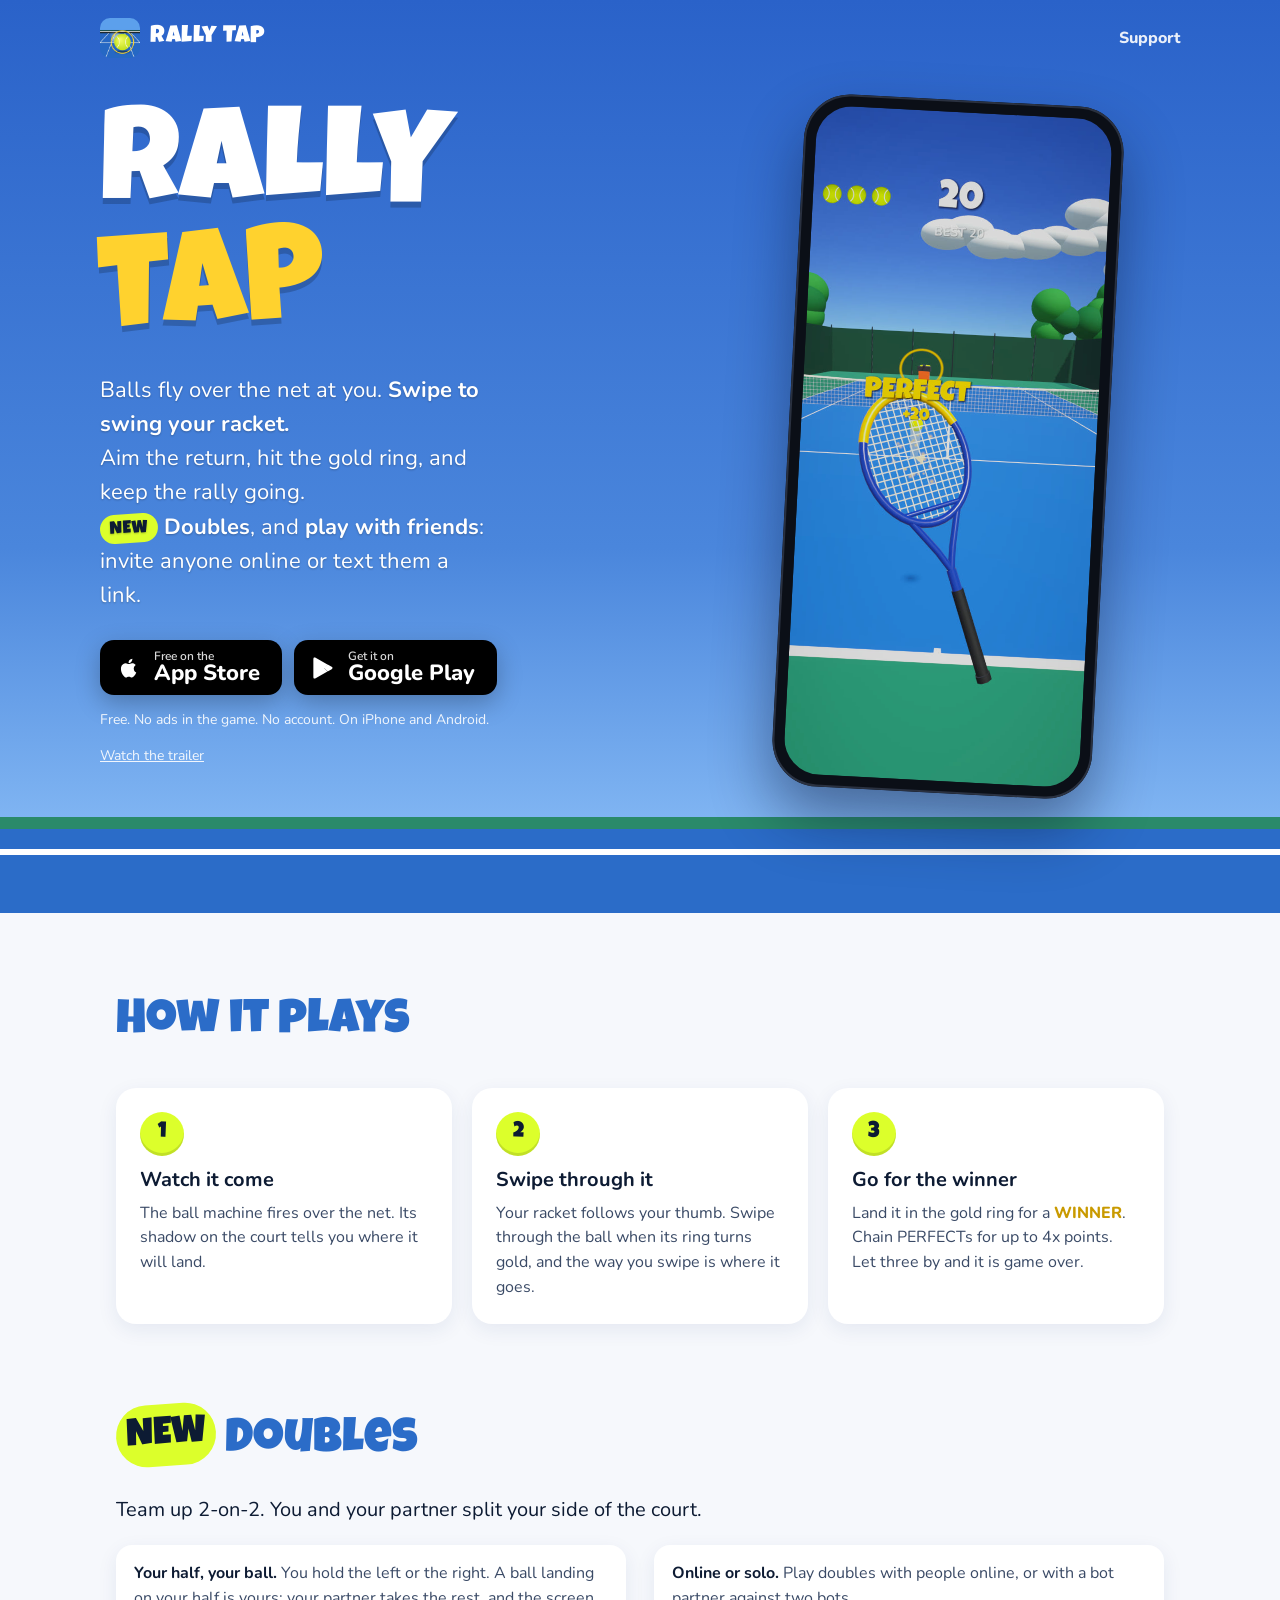
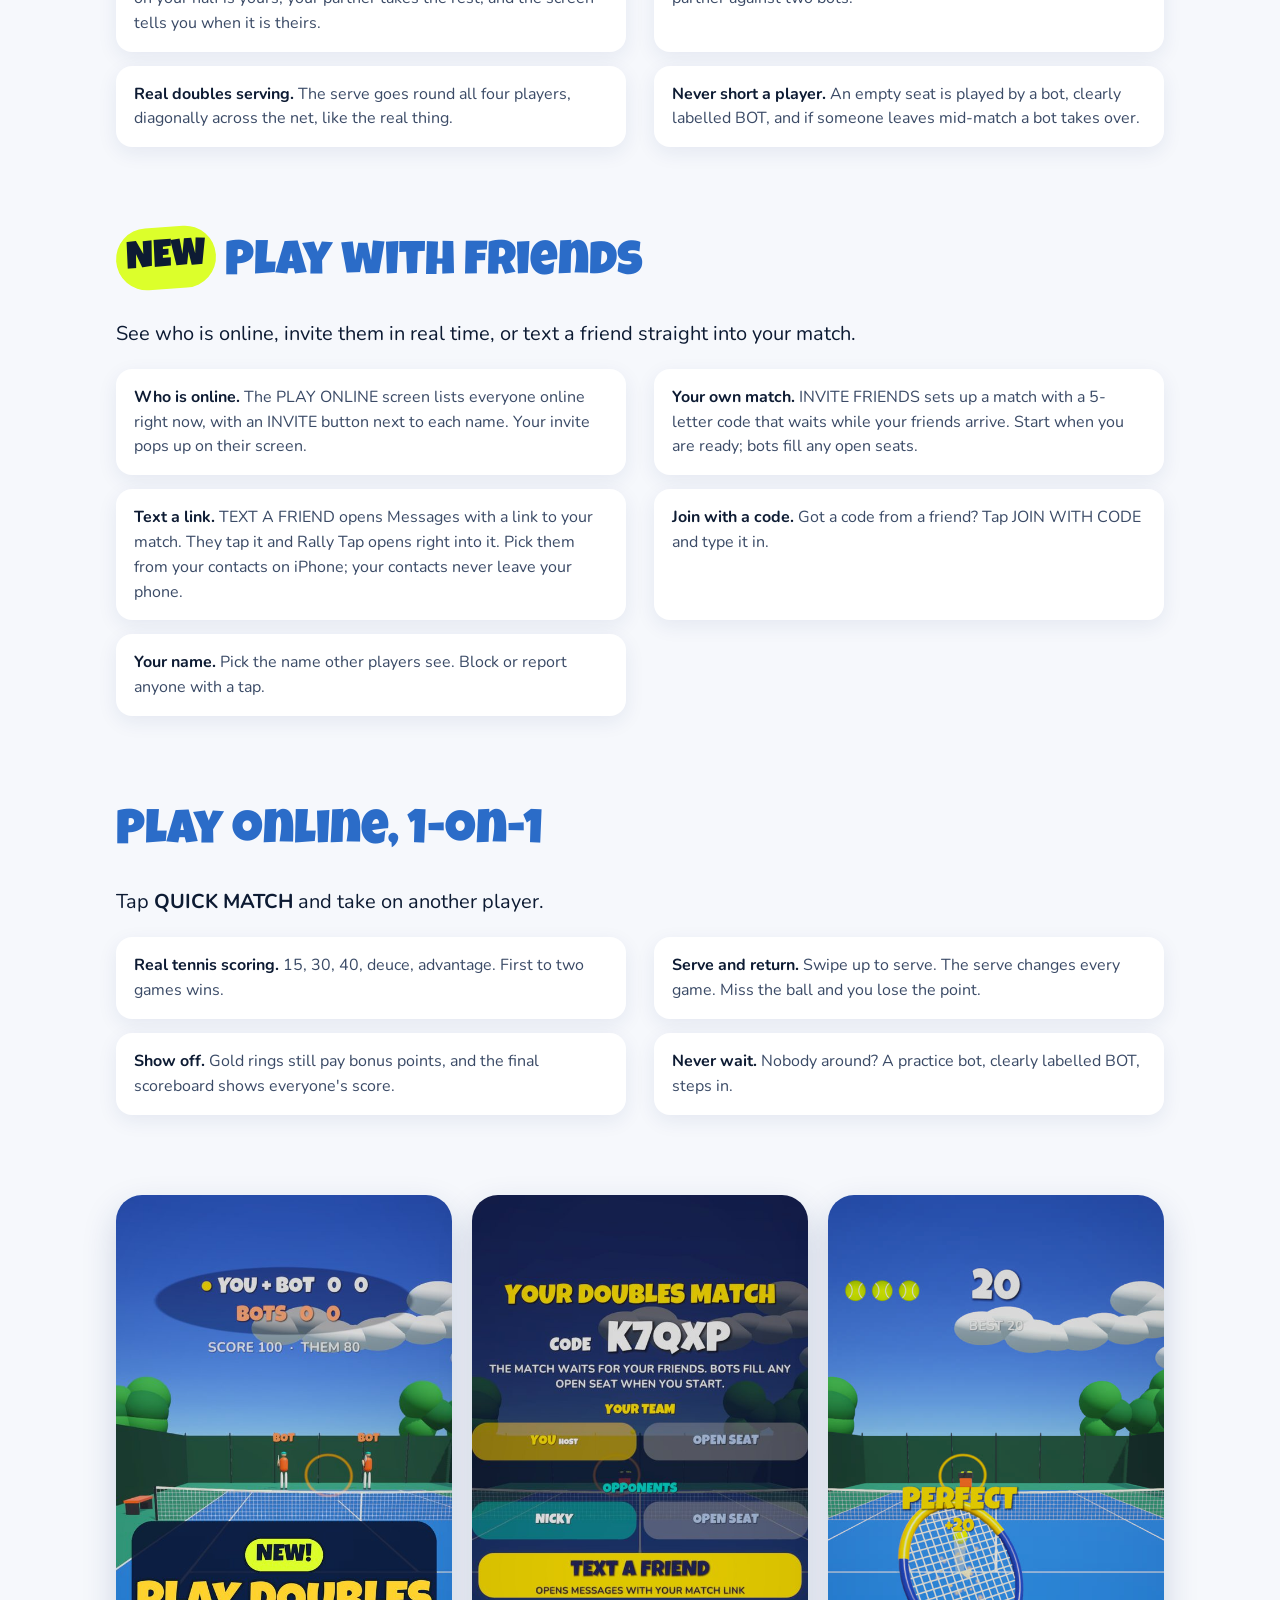
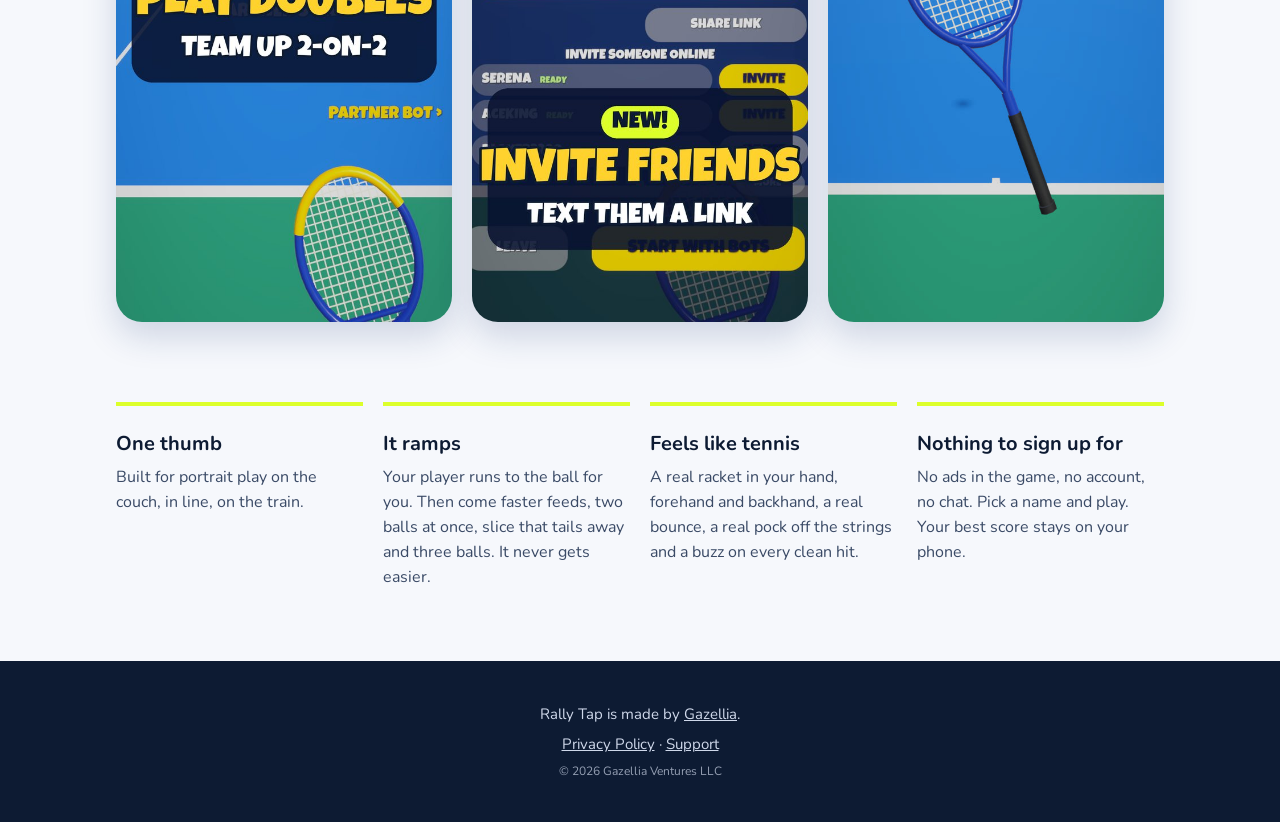
<file: index.html>
<!doctype html>
<html lang="en">
<head>
<meta charset="utf-8">
<meta name="viewport" content="width=device-width, initial-scale=1">
<title>Rally Tap: Tennis | swipe to swing, play 1-on-1 or doubles online with friends</title>
<meta name="description" content="Rally Tap is a free one-thumb tennis game. Swipe through the ball to swing and aim the return. Play 1-on-1 or doubles online, invite friends with a text, see who is online, or chase your best rally solo.">
<meta property="og:title" content="Rally Tap: Tennis">
<meta property="og:description" content="Swipe to swing. Play 1-on-1 or doubles online, and text your friends a link into your match. Free on iPhone and Android.">
<meta property="og:image" content="https://playrallytap.com/assets/shot-online.jpg">
<meta name="theme-color" content="#2b6cc8">
<link rel="icon" href="assets/icon.png">
<link rel="apple-touch-icon" href="assets/icon.png">
<link rel="preconnect" href="https://fonts.googleapis.com">
<link href="https://fonts.googleapis.com/css2?family=Luckiest+Guy&family=Nunito:wght@600;800&display=swap" rel="stylesheet">
<link rel="stylesheet" href="style.css">
</head>
<body>
<header class="hero">
  <nav class="bar">
    <a class="brand" href="/"><img src="assets/icon.png" alt="" width="40" height="40"> Rally Tap</a>
    <a class="navlink" href="support.html">Support</a>
  </nav>
  <div class="hero-grid">
    <div class="pitch">
      <h1><span class="w">RALLY</span> <span class="y">TAP</span></h1>
      <p class="lede">Balls fly over the net at you. <strong>Swipe to swing your racket.</strong><br>
      Aim the return, hit the gold ring, and keep the rally going.<br>
      <span class="new">NEW</span> <strong>Doubles</strong>, and <strong>play with friends</strong>: invite anyone online or text them a link.</p>
      <div class="stores">
      <a class="store" href="https://apps.apple.com/app/id6820683042" aria-label="Rally Tap on the App Store">
        <svg viewBox="0 0 24 24" width="26" height="26" aria-hidden="true"><path fill="currentColor" d="M16.37 12.6c-.02-2.2 1.8-3.26 1.88-3.31-1.03-1.5-2.62-1.7-3.18-1.73-1.35-.14-2.64.8-3.32.8-.69 0-1.74-.78-2.86-.76-1.47.02-2.83.86-3.59 2.17-1.53 2.65-.39 6.58 1.1 8.73.73 1.05 1.6 2.24 2.73 2.2 1.1-.05 1.51-.71 2.84-.71 1.32 0 1.7.71 2.86.69 1.18-.02 1.93-1.07 2.65-2.13.84-1.22 1.18-2.4 1.2-2.46-.03-.01-2.3-.88-2.31-3.49ZM14.2 6.13c.6-.73 1.01-1.75.9-2.76-.87.04-1.92.58-2.54 1.31-.56.65-1.05 1.69-.92 2.68.97.08 1.96-.49 2.56-1.23Z"/></svg>
        <span><small>Free on the</small>App Store</span>
      </a>
      <a class="store" href="https://play.google.com/store/apps/details?id=com.gazellia.rallytap" aria-label="Rally Tap on Google Play">
        <svg viewBox="0 0 24 24" width="26" height="26" aria-hidden="true"><path fill="currentColor" d="M3.6 2.2c-.3.3-.5.8-.5 1.4v16.8c0 .6.2 1.1.5 1.4l.1.1 9.4-9.4v-.2L3.7 2.1l-.1.1Zm12.6 12.9-3.1-3.1v-.2l3.1-3.1.1.1 3.7 2.1c1.1.6 1.1 1.6 0 2.2l-3.7 2.1-.1-.1Zm-.1.1L12.9 12l-9.3 9.4c.3.4.9.4 1.6 0l10.9-6.2m0-6.4L5.2 2.6c-.7-.4-1.3-.4-1.6 0l9.3 9.4 3.2-3.2Z"/></svg>
        <span><small>Get it on</small>Google Play</span>
      </a>
      </div>
      <p class="fine" id="get">Free. No ads in the game. No account. On iPhone and Android.</p>
      <p class="fine"><a href="assets/trailer.mp4">Watch the trailer</a></p>
    </div>
    <div class="phone">
      <video src="assets/gameplay.mp4" poster="assets/shot-rally.jpg" autoplay muted loop playsinline aria-label="Rally Tap gameplay"></video>
    </div>
  </div>
</header>

<main>
  <section class="how">
    <h2>How it plays</h2>
    <ol class="steps">
      <li><b>1</b><h3>Watch it come</h3><p>The ball machine fires over the net. Its shadow on the court tells you where it will land.</p></li>
      <li><b>2</b><h3>Swipe through it</h3><p>Your racket follows your thumb. Swipe through the ball when its ring turns gold, and the way you swipe is where it goes.</p></li>
      <li><b>3</b><h3>Go for the winner</h3><p>Land it in the gold ring for a <span class="gold">WINNER</span>. Chain PERFECTs for up to 4x points. Let three by and it is game over.</p></li>
    </ol>
  </section>

  <section class="online">
    <h2><span class="new">NEW</span> Doubles</h2>
    <p class="lede2">Team up 2-on-2. You and your partner split your side of the court.</p>
    <ul class="ticks">
      <li><b>Your half, your ball.</b> You hold the left or the right. A ball landing on your half is yours; your partner takes the rest, and the screen tells you when it is theirs.</li>
      <li><b>Online or solo.</b> Play doubles with people online, or with a bot partner against two bots.</li>
      <li><b>Real doubles serving.</b> The serve goes round all four players, diagonally across the net, like the real thing.</li>
      <li><b>Never short a player.</b> An empty seat is played by a bot, clearly labelled BOT, and if someone leaves mid-match a bot takes over.</li>
    </ul>
  </section>
  <section class="online">
    <h2><span class="new">NEW</span> Play with friends</h2>
    <p class="lede2">See who is online, invite them in real time, or text a friend straight into your match.</p>
    <ul class="ticks">
      <li><b>Who is online.</b> The PLAY ONLINE screen lists everyone online right now, with an INVITE button next to each name. Your invite pops up on their screen.</li>
      <li><b>Your own match.</b> INVITE FRIENDS sets up a match with a 5-letter code that waits while your friends arrive. Start when you are ready; bots fill any open seats.</li>
      <li><b>Text a link.</b> TEXT A FRIEND opens Messages with a link to your match. They tap it and Rally Tap opens right into it. Pick them from your contacts on iPhone; your contacts never leave your phone.</li>
      <li><b>Join with a code.</b> Got a code from a friend? Tap JOIN WITH CODE and type it in.</li>
      <li><b>Your name.</b> Pick the name other players see. Block or report anyone with a tap.</li>
    </ul>
  </section>
  <section class="online">
    <h2>Play online, 1-on-1</h2>
    <p class="lede2">Tap <b>QUICK MATCH</b> and take on another player.</p>
    <ul class="ticks">
      <li><b>Real tennis scoring.</b> 15, 30, 40, deuce, advantage. First to two games wins.</li>
      <li><b>Serve and return.</b> Swipe up to serve. The serve changes every game. Miss the ball and you lose the point.</li>
      <li><b>Show off.</b> Gold rings still pay bonus points, and the final scoreboard shows everyone's score.</li>
      <li><b>Never wait.</b> Nobody around? A practice bot, clearly labelled BOT, steps in.</li>
    </ul>
  </section>
  <section class="shots" aria-label="Screenshots">
    <img src="assets/shot-doubles.jpg" width="590" height="1278" alt="A doubles match: YOU + BOT against two bots, with PLAY DOUBLES" loading="lazy">
    <img src="assets/shot-friends.jpg" width="590" height="1278" alt="Your doubles match waiting for friends, with its code, TEXT A FRIEND and the players online" loading="lazy">
    <img src="assets/shot-rally.jpg" width="590" height="1278" alt="A ball arriving at the baseline in a solo rally" loading="lazy">
  </section>

  <section class="feats">
    <div><h3>One thumb</h3><p>Built for portrait play on the couch, in line, on the train.</p></div>
    <div><h3>It ramps</h3><p>Your player runs to the ball for you. Then come faster feeds, two balls at once, slice that tails away and three balls. It never gets easier.</p></div>
    <div><h3>Feels like tennis</h3><p>A real racket in your hand, forehand and backhand, a real bounce, a real pock off the strings and a buzz on every clean hit.</p></div>
    <div><h3>Nothing to sign up for</h3><p>No ads in the game, no account, no chat. Pick a name and play. Your best score stays on your phone.</p></div>
  </section>
</main>

<footer>
  <p>Rally Tap is made by <a href="https://gazellia.com">Gazellia</a>.</p>
  <p><a href="privacy.html">Privacy Policy</a> · <a href="support.html">Support</a></p>
  <p class="tiny">© 2026 Gazellia Ventures LLC</p>
</footer>
</body>
</html>
</file>
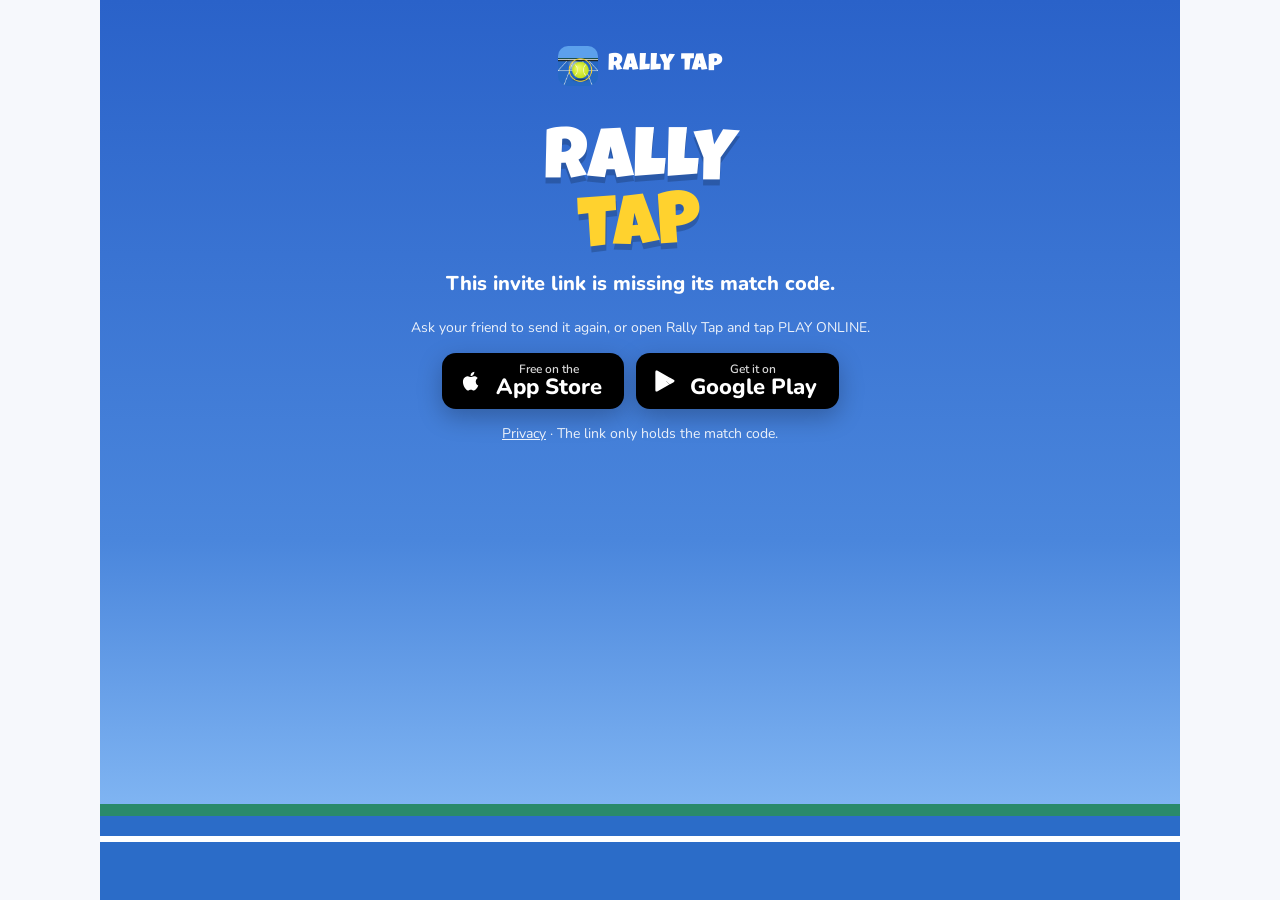
<file: j/index.html>
<!doctype html>
<html lang="en">
<head>
<meta charset="utf-8">
<meta name="viewport" content="width=device-width, initial-scale=1">
<title>Join my Rally Tap match</title>
<meta name="description" content="You're invited to a Rally Tap tennis match. Open the app to join, or get it free on iPhone and Android.">
<meta property="og:title" content="Join my Rally Tap match">
<meta property="og:description" content="Tap to join. Swipe to swing, play tennis 1-on-1 or doubles. Free on iPhone and Android.">
<meta property="og:image" content="https://playrallytap.com/assets/shot-online.jpg">
<meta name="theme-color" content="#2b6cc8">
<meta name="robots" content="noindex">
<meta name="apple-itunes-app" content="app-id=6820683042">
<link rel="icon" href="/assets/icon.png">
<link rel="apple-touch-icon" href="/assets/icon.png">
<link rel="preconnect" href="https://fonts.googleapis.com">
<link href="https://fonts.googleapis.com/css2?family=Luckiest+Guy&family=Nunito:wght@600;800&display=swap" rel="stylesheet">
<link rel="stylesheet" href="/style.css">
<style>
  .join { min-height: 100vh; display: flex; flex-direction: column; align-items: center; text-align: center; padding: 28px 16px 130px; }
  .join .card { max-width: 520px; width: 100%; margin-top: 18px; }
  .join h1 { font-size: clamp(44px, 12vw, 72px); margin: 8px 0 4px; }
  .join .invite { font-weight: 800; font-size: 20px; margin: 6px 0 18px; }
  .code {
    font-family: "Luckiest Guy", cursive; font-size: clamp(56px, 18vw, 92px); letter-spacing: .08em;
    background: rgba(0,0,0,.28); border-radius: 22px; padding: 12px 18px 2px; margin: 0 auto 8px; display: inline-block;
  }
  .label { font-size: 14px; letter-spacing: .12em; opacity: .9; text-transform: uppercase; }
  .open {
    display: block; margin: 22px auto 10px; max-width: 360px; background: var(--gold); color: var(--ink);
    font-family: "Luckiest Guy", cursive; font-size: 30px; text-decoration: none; padding: 16px 20px 10px;
    border-radius: 999px; box-shadow: 0 10px 26px rgba(0,0,0,.28);
  }
  .howto { text-align: left; background: rgba(0,0,0,.22); border-radius: 18px; padding: 14px 18px 14px 36px; margin: 18px auto; max-width: 440px; }
  .howto li { margin: 6px 0; }
  .join .stores { justify-content: center; margin-top: 8px; }
  .bad { display: none; }
  .nocode .has { display: none; }
  .nocode .bad { display: block; }
</style>
</head>
<body>
<main class="hero join" id="join">
  <nav class="bar">
    <a class="brand" href="/"><img src="/assets/icon.png" alt="" width="40" height="40"> Rally Tap</a>
  </nav>
  <div class="card">
    <h1><span class="w">RALLY</span> <span class="y">TAP</span></h1>
    <p class="invite has">You're invited to a tennis match!</p>
    <div class="has">
      <div class="label">Match code</div>
      <div class="code" id="code">-----</div>
      <a class="open" id="open" href="rallytap://join">OPEN RALLY TAP</a>
      <ol class="howto">
        <li>Don't have it yet? Get it free below. It takes a minute.</li>
        <li>Open Rally Tap and tap <strong>PLAY ONLINE</strong>.</li>
        <li>Tap <strong>JOIN WITH CODE</strong> and type <strong id="code2">the code</strong>.</li>
      </ol>
      <p class="fine">Hurry: the match waits for you while your friend sets it up.</p>
    </div>
    <div class="bad">
      <p class="invite">This invite link is missing its match code.</p>
      <p class="fine">Ask your friend to send it again, or open Rally Tap and tap PLAY ONLINE.</p>
    </div>
    <div class="stores">
      <a class="store" href="https://apps.apple.com/app/id6820683042" aria-label="Rally Tap on the App Store">
        <svg viewBox="0 0 24 24" width="26" height="26" aria-hidden="true"><path fill="currentColor" d="M16.37 12.6c-.02-2.2 1.8-3.26 1.88-3.31-1.03-1.5-2.62-1.7-3.18-1.73-1.35-.14-2.64.8-3.32.8-.69 0-1.74-.78-2.86-.76-1.47.02-2.83.86-3.59 2.17-1.53 2.65-.39 6.58 1.1 8.73.73 1.05 1.6 2.24 2.73 2.2 1.1-.05 1.51-.71 2.84-.71 1.32 0 1.7.71 2.86.69 1.18-.02 1.93-1.07 2.65-2.13.84-1.22 1.18-2.4 1.2-2.46-.03-.01-2.3-.88-2.31-3.49ZM14.2 6.13c.6-.73 1.01-1.75.9-2.76-.87.04-1.92.58-2.54 1.31-.56.65-1.05 1.69-.92 2.68.97.08 1.96-.49 2.56-1.23Z"/></svg>
        <span><small>Free on the</small>App Store</span>
      </a>
      <a class="store" href="https://play.google.com/store/apps/details?id=com.gazellia.rallytap" aria-label="Rally Tap on Google Play">
        <svg viewBox="0 0 24 24" width="26" height="26" aria-hidden="true"><path fill="currentColor" d="M3.6 2.2c-.3.3-.5.8-.5 1.4v16.8c0 .6.2 1.1.5 1.4l.1.1 9.4-9.4v-.2L3.7 2.1l-.1.1Zm12.6 12.9-3.1-3.1v-.2l3.1-3.1.1.1 3.7 2.1c1.1.6 1.1 1.6 0 2.2l-3.7 2.1-.1-.1Zm-.1.1L12.9 12l-9.3 9.4c.3.4.9.4 1.6 0l10.9-6.2m0-6.4L5.2 2.6c-.7-.4-1.3-.4-1.6 0l9.3 9.4 3.2-3.2Z"/></svg>
        <span><small>Get it on</small>Google Play</span>
      </a>
    </div>
    <p class="fine"><a href="/privacy.html" style="color:inherit">Privacy</a> · The link only holds the match code.</p>
  </div>
</main>
<script>
  // The code comes from ?c=K7QXP (what the app texts). Only letters and digits,
  // five of them; anything else is treated as a broken link.
  (function () {
    var raw = new URLSearchParams(location.search).get('c') || '';
    var code = raw.toUpperCase().replace(/[^A-Z0-9]/g, '').slice(0, 5);
    if (code.length !== 5) { document.getElementById('join').classList.add('nocode'); return; }
    document.getElementById('code').textContent = code;
    document.getElementById('code2').textContent = code;
    document.getElementById('open').href = 'rallytap://join/' + code;
    document.title = 'Join my Rally Tap match: ' + code;
  })();
</script>
</body>
</html>
</file>
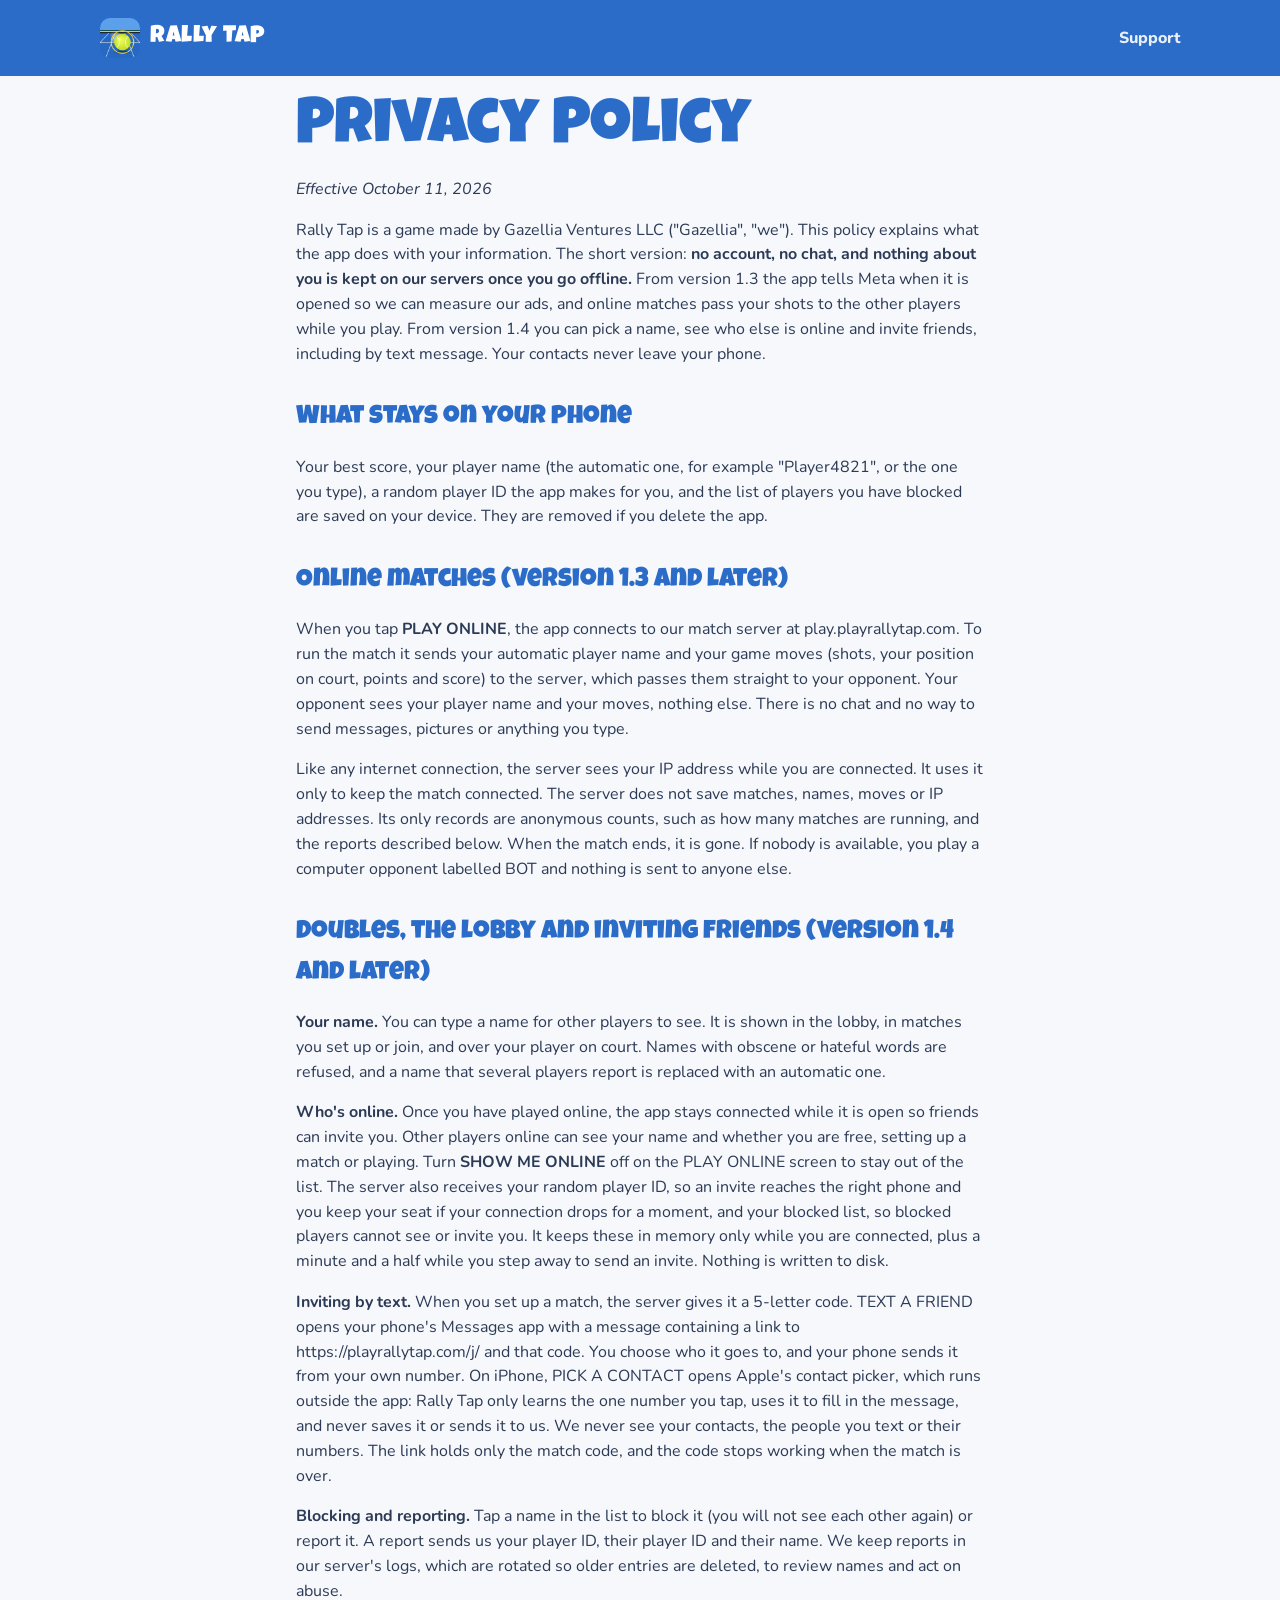
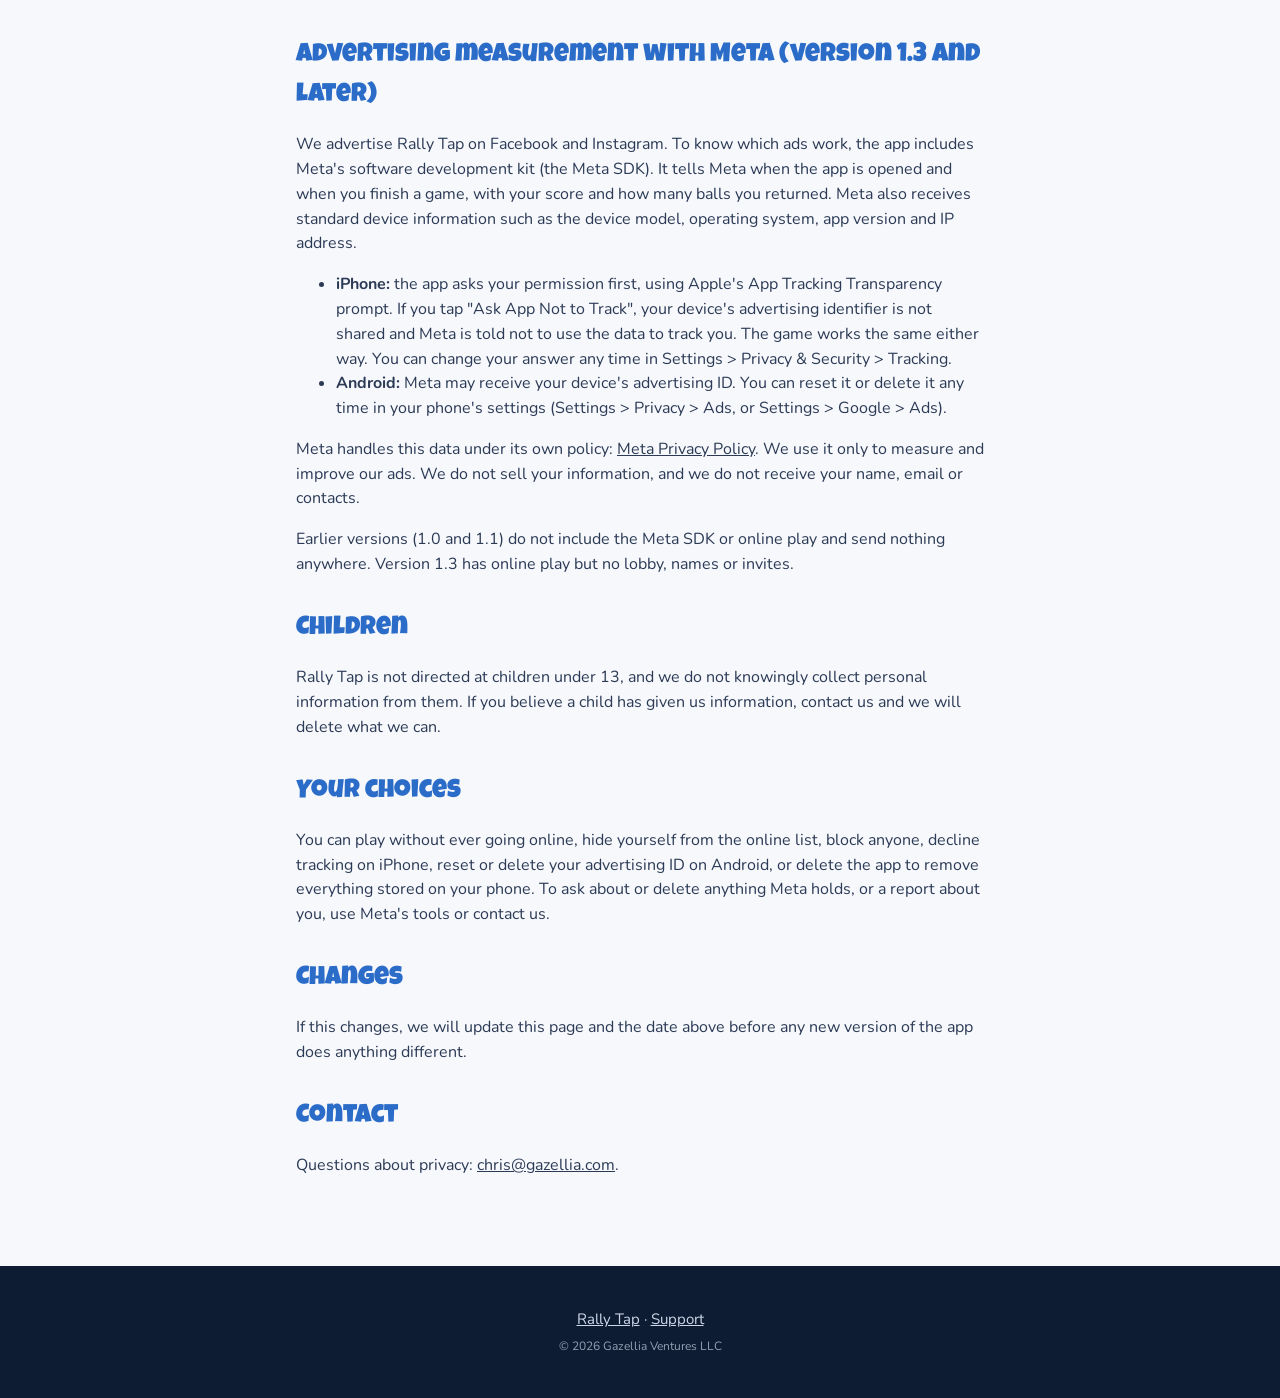
<file: privacy.html>
<!doctype html>
<html lang="en">
<head>
<meta charset="utf-8">
<meta name="viewport" content="width=device-width, initial-scale=1">
<title>Rally Tap: Privacy Policy</title>
<link rel="icon" href="assets/icon.png">
<link href="https://fonts.googleapis.com/css2?family=Luckiest+Guy&family=Nunito:wght@600;800&display=swap" rel="stylesheet">
<link rel="stylesheet" href="style.css">
</head>
<body>
<div class="topbar"><nav class="bar"><a class="brand" href="/"><img src="assets/icon.png" alt="" width="40" height="40"> Rally Tap</a><a class="navlink" href="support.html">Support</a></nav></div>
<main class="page">
  <h1>Privacy Policy</h1>
  <p><em>Effective October 11, 2026</em></p>
  <p>Rally Tap is a game made by Gazellia Ventures LLC ("Gazellia", "we"). This policy explains what the app does with your information. The short version: <strong>no account, no chat, and nothing about you is kept on our servers once you go offline.</strong> From version 1.3 the app tells Meta when it is opened so we can measure our ads, and online matches pass your shots to the other players while you play. From version 1.4 you can pick a name, see who else is online and invite friends, including by text message. Your contacts never leave your phone.</p>

  <h2>What stays on your phone</h2>
  <p>Your best score, your player name (the automatic one, for example "Player4821", or the one you type), a random player ID the app makes for you, and the list of players you have blocked are saved on your device. They are removed if you delete the app.</p>

  <h2>Online matches (version 1.3 and later)</h2>
  <p>When you tap <strong>PLAY ONLINE</strong>, the app connects to our match server at play.playrallytap.com. To run the match it sends your automatic player name and your game moves (shots, your position on court, points and score) to the server, which passes them straight to your opponent. Your opponent sees your player name and your moves, nothing else. There is no chat and no way to send messages, pictures or anything you type.</p>
  <p>Like any internet connection, the server sees your IP address while you are connected. It uses it only to keep the match connected. The server does not save matches, names, moves or IP addresses. Its only records are anonymous counts, such as how many matches are running, and the reports described below. When the match ends, it is gone. If nobody is available, you play a computer opponent labelled BOT and nothing is sent to anyone else.</p>

  <h2>Doubles, the lobby and inviting friends (version 1.4 and later)</h2>
  <p><strong>Your name.</strong> You can type a name for other players to see. It is shown in the lobby, in matches you set up or join, and over your player on court. Names with obscene or hateful words are refused, and a name that several players report is replaced with an automatic one.</p>
  <p><strong>Who's online.</strong> Once you have played online, the app stays connected while it is open so friends can invite you. Other players online can see your name and whether you are free, setting up a match or playing. Turn <strong>SHOW ME ONLINE</strong> off on the PLAY ONLINE screen to stay out of the list. The server also receives your random player ID, so an invite reaches the right phone and you keep your seat if your connection drops for a moment, and your blocked list, so blocked players cannot see or invite you. It keeps these in memory only while you are connected, plus a minute and a half while you step away to send an invite. Nothing is written to disk.</p>
  <p><strong>Inviting by text.</strong> When you set up a match, the server gives it a 5-letter code. TEXT A FRIEND opens your phone's Messages app with a message containing a link to https://playrallytap.com/j/ and that code. You choose who it goes to, and your phone sends it from your own number. On iPhone, PICK A CONTACT opens Apple's contact picker, which runs outside the app: Rally Tap only learns the one number you tap, uses it to fill in the message, and never saves it or sends it to us. We never see your contacts, the people you text or their numbers. The link holds only the match code, and the code stops working when the match is over.</p>
  <p><strong>Blocking and reporting.</strong> Tap a name in the list to block it (you will not see each other again) or report it. A report sends us your player ID, their player ID and their name. We keep reports in our server's logs, which are rotated so older entries are deleted, to review names and act on abuse.</p>

  <h2>Advertising measurement with Meta (version 1.3 and later)</h2>
  <p>We advertise Rally Tap on Facebook and Instagram. To know which ads work, the app includes Meta's software development kit (the Meta SDK). It tells Meta when the app is opened and when you finish a game, with your score and how many balls you returned. Meta also receives standard device information such as the device model, operating system, app version and IP address.</p>
  <ul>
    <li><strong>iPhone:</strong> the app asks your permission first, using Apple's App Tracking Transparency prompt. If you tap "Ask App Not to Track", your device's advertising identifier is not shared and Meta is told not to use the data to track you. The game works the same either way. You can change your answer any time in Settings &gt; Privacy &amp; Security &gt; Tracking.</li>
    <li><strong>Android:</strong> Meta may receive your device's advertising ID. You can reset it or delete it any time in your phone's settings (Settings &gt; Privacy &gt; Ads, or Settings &gt; Google &gt; Ads).</li>
  </ul>
  <p>Meta handles this data under its own policy: <a href="https://www.facebook.com/privacy/policy/">Meta Privacy Policy</a>. We use it only to measure and improve our ads. We do not sell your information, and we do not receive your name, email or contacts.</p>
  <p>Earlier versions (1.0 and 1.1) do not include the Meta SDK or online play and send nothing anywhere. Version 1.3 has online play but no lobby, names or invites.</p>

  <h2>Children</h2>
  <p>Rally Tap is not directed at children under 13, and we do not knowingly collect personal information from them. If you believe a child has given us information, contact us and we will delete what we can.</p>

  <h2>Your choices</h2>
  <p>You can play without ever going online, hide yourself from the online list, block anyone, decline tracking on iPhone, reset or delete your advertising ID on Android, or delete the app to remove everything stored on your phone. To ask about or delete anything Meta holds, or a report about you, use Meta's tools or contact us.</p>

  <h2>Changes</h2>
  <p>If this changes, we will update this page and the date above before any new version of the app does anything different.</p>

  <h2>Contact</h2>
  <p>Questions about privacy: <a href="mailto:chris@gazellia.com?subject=Rally%20Tap%20privacy">chris@gazellia.com</a>.</p>
</main>
<footer><p><a href="/">Rally Tap</a> · <a href="support.html">Support</a></p><p class="tiny">© 2026 Gazellia Ventures LLC</p></footer>
</body>
</html>
</file>
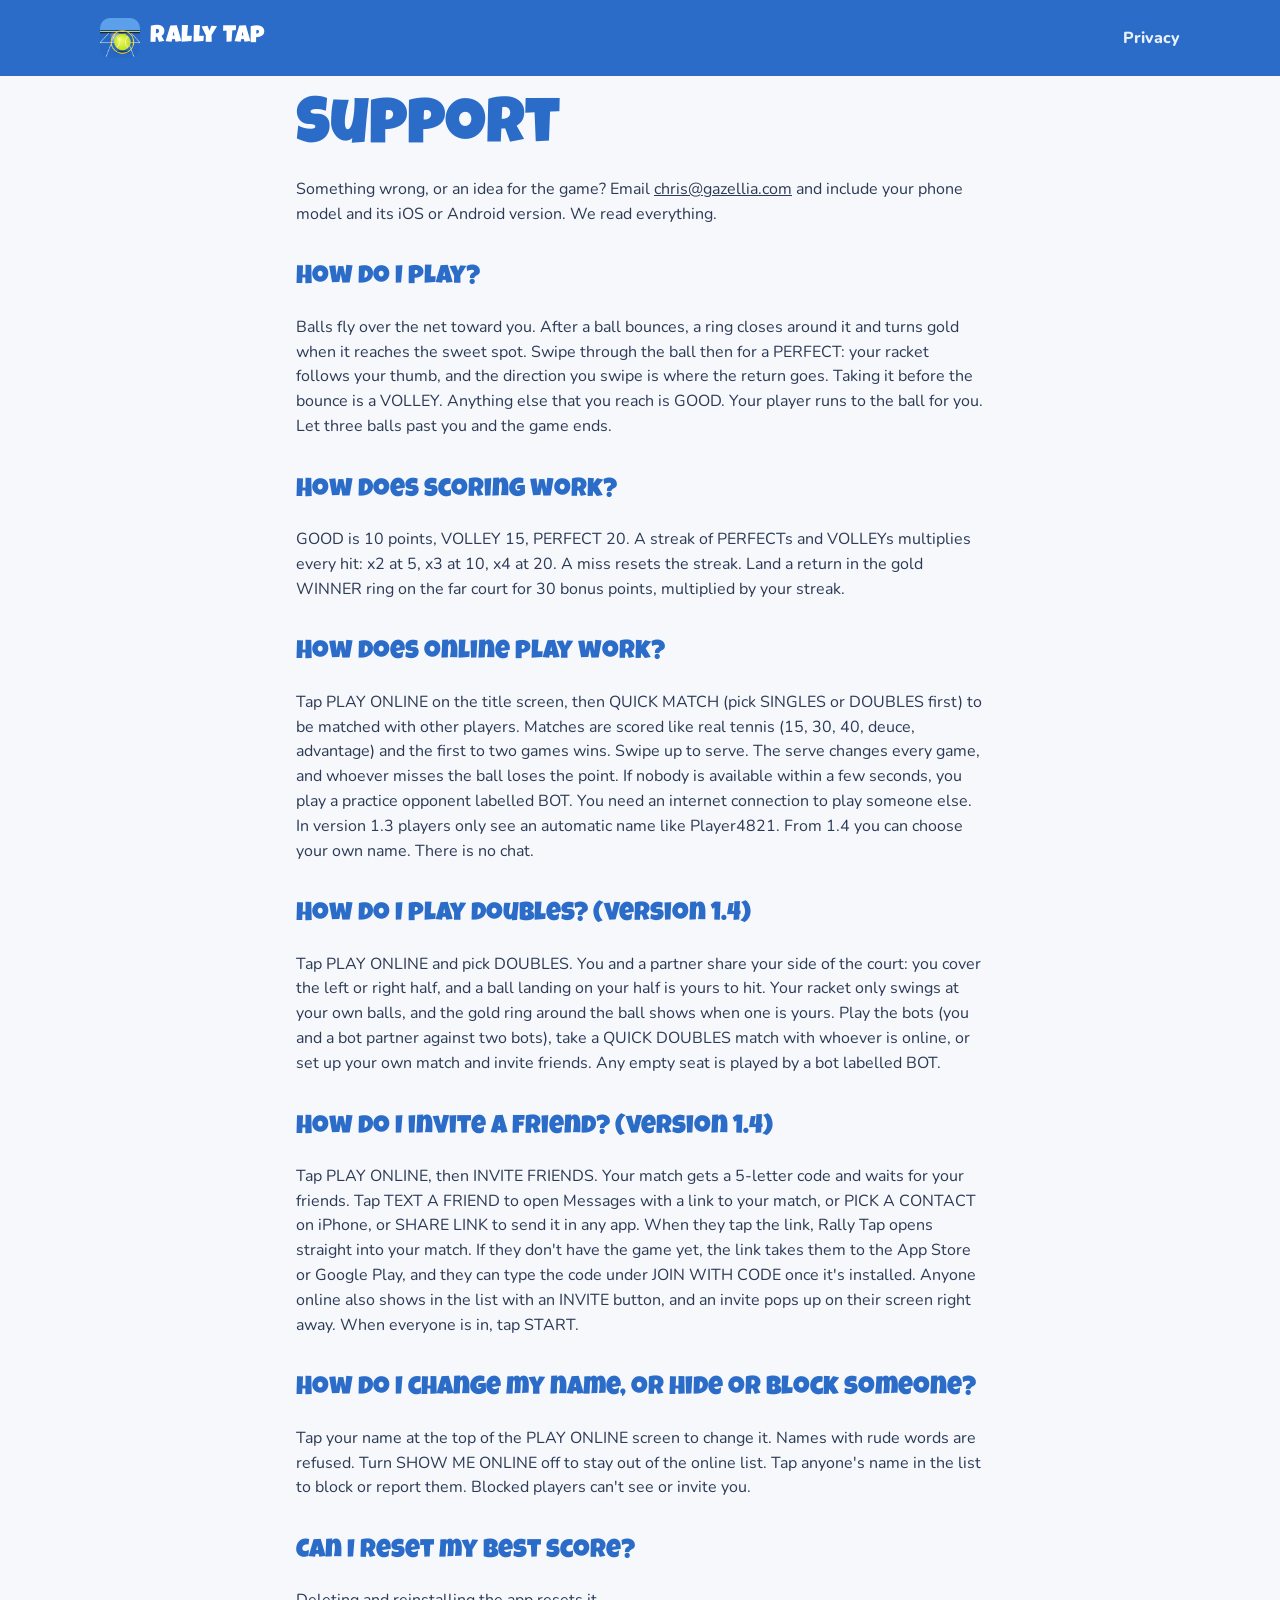
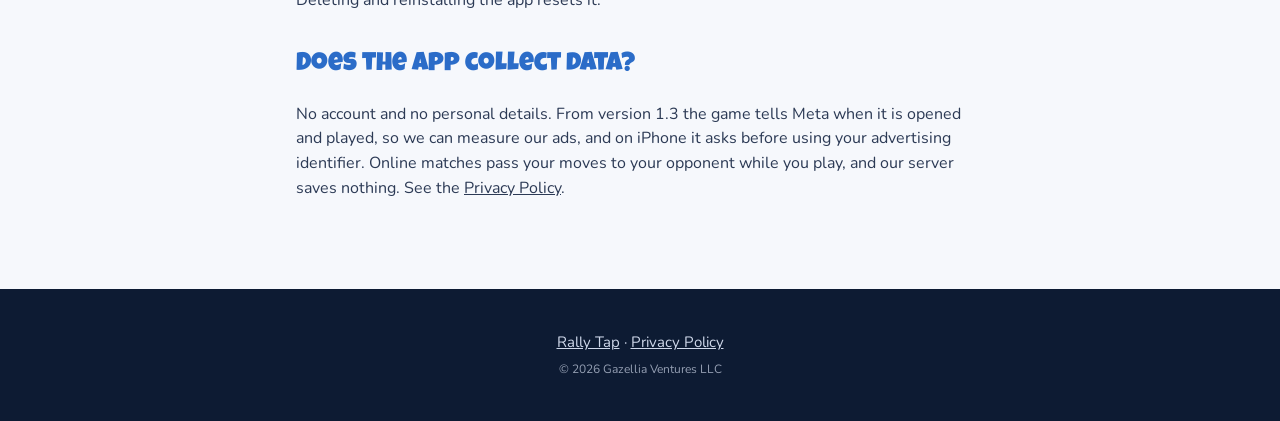
<file: support.html>
<!doctype html>
<html lang="en">
<head>
<meta charset="utf-8">
<meta name="viewport" content="width=device-width, initial-scale=1">
<title>Rally Tap: Support</title>
<link rel="icon" href="assets/icon.png">
<link href="https://fonts.googleapis.com/css2?family=Luckiest+Guy&family=Nunito:wght@600;800&display=swap" rel="stylesheet">
<link rel="stylesheet" href="style.css">
</head>
<body>
<div class="topbar"><nav class="bar"><a class="brand" href="/"><img src="assets/icon.png" alt="" width="40" height="40"> Rally Tap</a><a class="navlink" href="privacy.html">Privacy</a></nav></div>
<main class="page">
  <h1>Support</h1>
  <p>Something wrong, or an idea for the game? Email <a href="mailto:chris@gazellia.com?subject=Rally%20Tap%20support">chris@gazellia.com</a> and include your phone model and its iOS or Android version. We read everything.</p>

  <h2>How do I play?</h2>
  <p>Balls fly over the net toward you. After a ball bounces, a ring closes around it and turns gold when it reaches the sweet spot. Swipe through the ball then for a PERFECT: your racket follows your thumb, and the direction you swipe is where the return goes. Taking it before the bounce is a VOLLEY. Anything else that you reach is GOOD. Your player runs to the ball for you. Let three balls past you and the game ends.</p>

  <h2>How does scoring work?</h2>
  <p>GOOD is 10 points, VOLLEY 15, PERFECT 20. A streak of PERFECTs and VOLLEYs multiplies every hit: x2 at 5, x3 at 10, x4 at 20. A miss resets the streak. Land a return in the gold WINNER ring on the far court for 30 bonus points, multiplied by your streak.</p>

  <h2>How does online play work?</h2>
  <p>Tap PLAY ONLINE on the title screen, then QUICK MATCH (pick SINGLES or DOUBLES first) to be matched with other players. Matches are scored like real tennis (15, 30, 40, deuce, advantage) and the first to two games wins. Swipe up to serve. The serve changes every game, and whoever misses the ball loses the point. If nobody is available within a few seconds, you play a practice opponent labelled BOT. You need an internet connection to play someone else. In version 1.3 players only see an automatic name like Player4821. From 1.4 you can choose your own name. There is no chat.</p>

  <h2>How do I play doubles? (version 1.4)</h2>
  <p>Tap PLAY ONLINE and pick DOUBLES. You and a partner share your side of the court: you cover the left or right half, and a ball landing on your half is yours to hit. Your racket only swings at your own balls, and the gold ring around the ball shows when one is yours. Play the bots (you and a bot partner against two bots), take a QUICK DOUBLES match with whoever is online, or set up your own match and invite friends. Any empty seat is played by a bot labelled BOT.</p>

  <h2>How do I invite a friend? (version 1.4)</h2>
  <p>Tap PLAY ONLINE, then INVITE FRIENDS. Your match gets a 5-letter code and waits for your friends. Tap TEXT A FRIEND to open Messages with a link to your match, or PICK A CONTACT on iPhone, or SHARE LINK to send it in any app. When they tap the link, Rally Tap opens straight into your match. If they don't have the game yet, the link takes them to the App Store or Google Play, and they can type the code under JOIN WITH CODE once it's installed. Anyone online also shows in the list with an INVITE button, and an invite pops up on their screen right away. When everyone is in, tap START.</p>

  <h2>How do I change my name, or hide or block someone?</h2>
  <p>Tap your name at the top of the PLAY ONLINE screen to change it. Names with rude words are refused. Turn SHOW ME ONLINE off to stay out of the online list. Tap anyone's name in the list to block or report them. Blocked players can't see or invite you.</p>

  <h2>Can I reset my best score?</h2>
  <p>Deleting and reinstalling the app resets it.</p>

  <h2>Does the app collect data?</h2>
  <p>No account and no personal details. From version 1.3 the game tells Meta when it is opened and played, so we can measure our ads, and on iPhone it asks before using your advertising identifier. Online matches pass your moves to your opponent while you play, and our server saves nothing. See the <a href="privacy.html">Privacy Policy</a>.</p>
</main>
<footer><p><a href="/">Rally Tap</a> · <a href="privacy.html">Privacy Policy</a></p><p class="tiny">© 2026 Gazellia Ventures LLC</p></footer>
</body>
</html>
</file>
<file: style.css>
:root {
  --sky: #2a62c9;
  --sky2: #7fb4f2;
  --court: #2b6cc8;
  --runoff: #2a8a6a;
  --optic: #dcff2b;
  --gold: #ffd22e;
  --ink: #0d1b33;
  --paper: #f6f8fc;
  --line: #ffffff;
}
* { box-sizing: border-box; }
html { -webkit-text-size-adjust: 100%; }
body {
  margin: 0;
  font-family: "Nunito", system-ui, -apple-system, sans-serif;
  color: var(--ink);
  background: var(--paper);
  line-height: 1.55;
}
a { color: inherit; }
img, video { max-width: 100%; display: block; }

/* ---------- hero: sky over court, like the game's own frame ---------- */
.hero {
  color: #fff;
  /* Sky, then a strip of court along the bottom with its white baseline. */
  background:
    linear-gradient(180deg, transparent calc(100% - 64px), var(--line) calc(100% - 64px), var(--line) calc(100% - 58px), transparent calc(100% - 58px)),
    linear-gradient(180deg, var(--sky) 0%, #4a86dc 60%, var(--sky2) calc(100% - 96px), var(--runoff) calc(100% - 96px), var(--runoff) calc(100% - 84px), var(--court) calc(100% - 84px), var(--court) 100%);
  padding: 0 16px 120px;
  overflow: hidden;
}
.bar {
  max-width: 1080px; margin: 0 auto; padding: 18px 0;
  display: flex; align-items: center; justify-content: space-between;
}
.brand { display: flex; align-items: center; gap: 10px; font-family: "Luckiest Guy", cursive; font-size: 24px; text-decoration: none; letter-spacing: .5px; }
.brand img { border-radius: 10px; }
.navlink { font-weight: 800; text-decoration: none; opacity: .9; }
.navlink:hover { opacity: 1; text-decoration: underline; }

.hero-grid {
  max-width: 1080px; margin: 24px auto 0;
  display: grid; grid-template-columns: 1.1fr .9fr; gap: 48px; align-items: center;
}
h1 {
  font-family: "Luckiest Guy", cursive; font-weight: 400;
  font-size: clamp(64px, 11vw, 132px); line-height: .92; margin: 0 0 18px;
  text-shadow: 0 6px 0 rgba(13, 27, 51, .25);
}
h1 .w { display: block; }
h1 .y { display: inline-block; color: var(--gold); transform: rotate(-4deg); }
.lede { font-size: clamp(18px, 2.2vw, 22px); margin: 0 0 28px; max-width: 30ch; text-shadow: 0 1px 2px rgba(0,0,0,.25); }
.store {
  display: inline-flex; align-items: center; gap: 12px;
  background: #000; color: #fff; text-decoration: none;
  padding: 10px 22px 10px 16px; border-radius: 14px;
  box-shadow: 0 8px 24px rgba(0,0,0,.25);
  transition: transform .15s ease;
}
.store:hover { transform: translateY(-2px); }
.store span { display: flex; flex-direction: column; font-weight: 800; font-size: 22px; line-height: 1.05; }
.store small { font-weight: 600; font-size: 12px; opacity: .85; }
.fine { font-size: 14px; opacity: .9; margin-top: 14px; }
.stores { display: flex; flex-wrap: wrap; gap: 12px; }
.new {
  display: inline-block; background: var(--optic); color: var(--ink);
  font-family: "Luckiest Guy", cursive; font-weight: 400; font-size: .8em;
  padding: 2px 10px 0; border-radius: 999px; transform: rotate(-4deg); vertical-align: middle;
}
/* ---------- online ---------- */
.online .lede2 { font-size: 20px; margin: -12px 0 20px; }
.ticks { list-style: none; padding: 0; margin: 0; display: grid; grid-template-columns: repeat(2, 1fr); gap: 14px 28px; }
.ticks li { background: #fff; border-radius: 16px; padding: 16px 18px; box-shadow: 0 6px 20px rgba(20, 50, 110, .08); color: #3a4a66; }
.ticks b { color: var(--ink); }

.phone {
  justify-self: center; width: min(320px, 78vw); aspect-ratio: 590 / 1278;
  border-radius: 46px; padding: 12px; background: #0b0f17;
  box-shadow: 0 30px 60px rgba(8, 20, 50, .45), inset 0 0 0 2px #2a3140;
  transform: rotate(3deg);
}
.phone video { width: 100%; height: 100%; object-fit: cover; border-radius: 36px; background: var(--court); }

/* ---------- sections ---------- */
main { max-width: 1080px; margin: 0 auto; padding: 0 16px; }
section { padding: 72px 0 8px; }
h2 { font-family: "Luckiest Guy", cursive; font-weight: 400; font-size: clamp(34px, 5vw, 48px); margin: 0 0 28px; color: var(--court); }
h3 { margin: 8px 0 6px; font-size: 20px; }
.steps { list-style: none; padding: 0; margin: 0; display: grid; grid-template-columns: repeat(3, 1fr); gap: 20px; }
.steps li { background: #fff; border-radius: 20px; padding: 24px; box-shadow: 0 6px 20px rgba(20, 50, 110, .08); }
.steps b {
  display: grid; place-items: center; width: 44px; height: 44px; border-radius: 50%;
  background: var(--optic); font-family: "Luckiest Guy", cursive; font-size: 22px; font-weight: 400;
  box-shadow: inset 0 -3px 0 rgba(0,0,0,.12);
}
.steps p, .feats p { margin: 0; color: #3a4a66; }
.gold { color: #c99a00; font-weight: 800; }

.shots { display: grid; grid-template-columns: repeat(3, 1fr); gap: 20px; }
.shots img { width: 100%; height: auto; border-radius: 26px; box-shadow: 0 14px 34px rgba(20, 50, 110, .18); }

.feats { display: grid; grid-template-columns: repeat(4, 1fr); gap: 20px; padding-bottom: 72px; }
.feats div { border-top: 4px solid var(--optic); padding-top: 14px; }

/* ---------- plain pages (privacy, support) ---------- */
.page { max-width: 720px; margin: 0 auto; padding: 24px 16px 72px; }
.page h1 { font-size: clamp(40px, 7vw, 64px); color: var(--court); text-shadow: none; }
.page h2 { font-size: 26px; margin: 32px 0 8px; }
.page p, .page li { color: #2c3a55; }
.topbar { background: var(--court); color: #fff; padding: 0 16px; }

footer { background: var(--ink); color: #cfd8ea; text-align: center; padding: 36px 16px; font-size: 15px; }
footer p { margin: 6px 0; }
footer .tiny { font-size: 12px; opacity: .7; }

@media (max-width: 820px) {
  .hero-grid { grid-template-columns: 1fr; gap: 36px; text-align: center; }
  .lede { margin-left: auto; margin-right: auto; }
  .steps, .feats { grid-template-columns: 1fr; }
  .stores { justify-content: center; }
  .ticks { grid-template-columns: 1fr; }
  .feats { grid-template-columns: 1fr 1fr; }
  .shots { grid-template-columns: 1fr 1fr; }
  .shots img:last-child { display: none; }
}
@media (prefers-reduced-motion: reduce) { .store, .phone { transition: none; transform: none; } }
</file>
